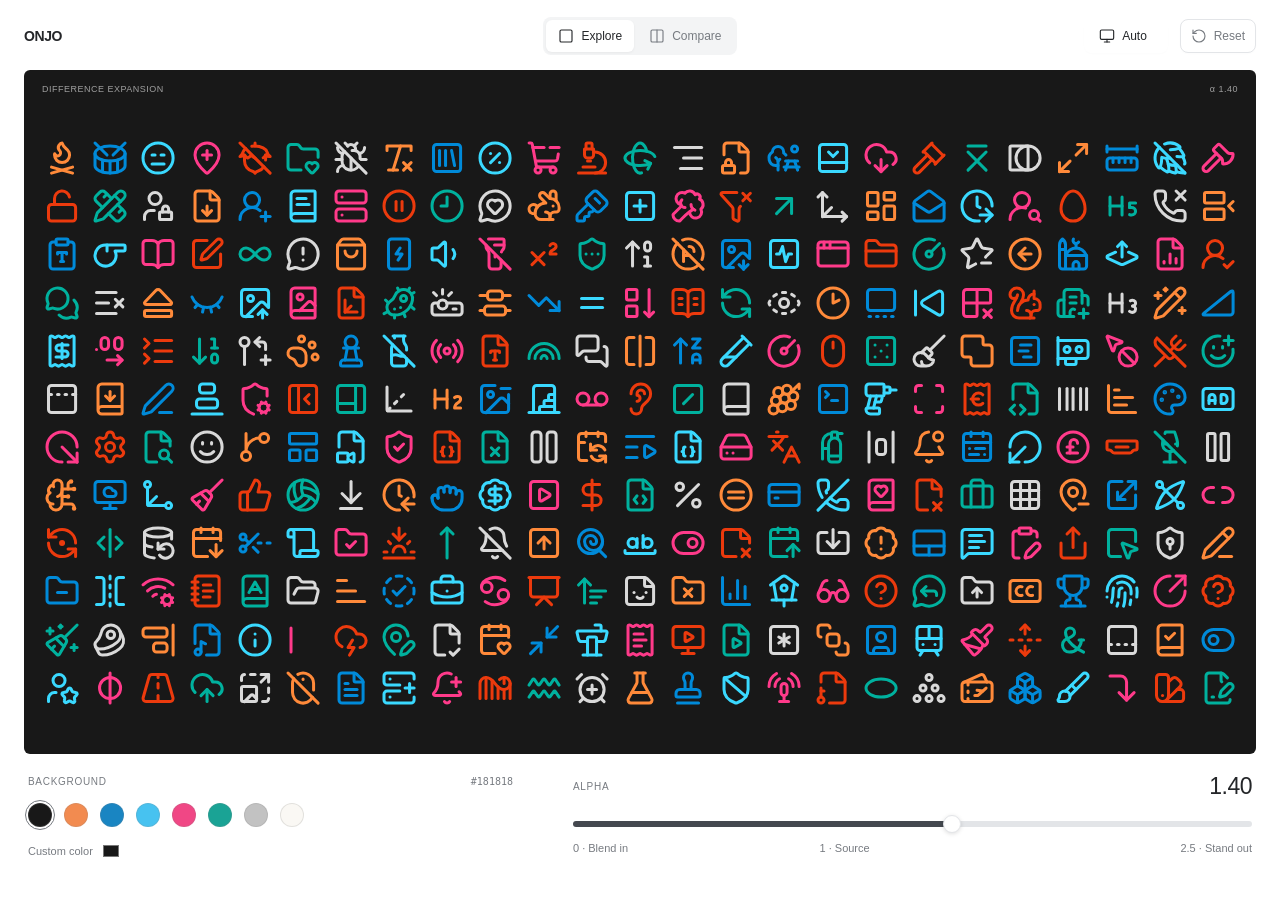
<file: demo/index.html>
<!doctype html>
<html lang="en"><head><meta charset="utf-8"><meta name="viewport" content="width=device-width, initial-scale=1"><link rel="icon" type="image/png" href="avatar.png"><link rel="apple-touch-icon" href="avatar.png"><title>ONJO — A little beyond opacity</title><link rel="stylesheet" href="style.css"></head>
<body>
<main>
<section class="lab" aria-label="Interactive opacity playground"><div class="toolbar"><div class="canvas-title">ONJO</div><div class="segmented"><button id="solo" aria-pressed="true"><svg aria-hidden="true"
  class="ui-icon"
  xmlns="http://www.w3.org/2000/svg"
  width="24"
  height="24"
  viewBox="0 0 24 24"
  fill="none"
  stroke="currentColor"
  stroke-width="2"
  stroke-linecap="round"
  stroke-linejoin="round"
>
  <rect width="18" height="18" x="3" y="3" rx="2" />
</svg>
<span>Explore</span></button><button id="compare" aria-pressed="false"><svg aria-hidden="true"
  class="ui-icon"
  xmlns="http://www.w3.org/2000/svg"
  width="24"
  height="24"
  viewBox="0 0 24 24"
  fill="none"
  stroke="currentColor"
  stroke-width="2"
  stroke-linecap="round"
  stroke-linejoin="round"
>
  <rect width="18" height="18" x="3" y="3" rx="2" />
  <path d="M12 3v18" />
</svg>
<span>Compare</span></button></div><div class="toolbar-actions"><button id="theme" class="quiet theme-button" aria-label="Theme: Auto. Switch to Light" title="Theme: Auto. Click for Light"><svg aria-hidden="true"
  class="ui-icon"
  xmlns="http://www.w3.org/2000/svg"
  width="24"
  height="24"
  viewBox="0 0 24 24"
  fill="none"
  stroke="currentColor"
  stroke-width="2"
  stroke-linecap="round"
  stroke-linejoin="round"
>
  <rect width="20" height="14" x="2" y="3" rx="2" />
  <line x1="8" x2="16" y1="21" y2="21" />
  <line x1="12" x2="12" y1="17" y2="21" />
</svg>
<span id="theme-label">Auto</span></button><button id="reset" class="quiet" aria-label="Reset" title="Reset"><svg aria-hidden="true"
  class="ui-icon"
  xmlns="http://www.w3.org/2000/svg"
  width="24"
  height="24"
  viewBox="0 0 24 24"
  fill="none"
  stroke="currentColor"
  stroke-width="2"
  stroke-linecap="round"
  stroke-linejoin="round"
>
  <path d="M3 12a9 9 0 1 0 9-9 9.75 9.75 0 0 0-6.74 2.74L3 8" />
  <path d="M3 3v5h5" />
</svg>
<span>Reset</span></button></div></div>
<div class="stage" id="stage"><section class="panel baseline" aria-label="Original source colors"><div class="panel-label">ORIGINAL <span>α 1.00</span></div><div class="icons" id="original"></div></section><section class="panel result" aria-label="Adjusted colors"><div class="panel-label"><span id="mode-label">DIFFERENCE EXPANSION</span><span id="panel-alpha">α 1.40</span></div><div class="icons" id="result"></div></section><div class="loading" id="loading">Preparing your canvas…</div></div>
<div class="controls"><div class="background-control"><div class="control-label">BACKGROUND <span id="hex">#181818</span></div><div class="swatches" id="swatches"></div><label class="custom">Custom color <input id="custom" type="color" value="#181818" aria-label="Choose background color"></label></div><div class="alpha-control"><div class="control-label">ALPHA <output id="value">1.40</output></div><input id="alpha" aria-label="Alpha coefficient" type="range" min="0" max="2.5" step="0.025" value="1.4"><div class="scale"><span>0 · Blend in</span><button id="one">1 · Source</button><span>2.5 · Stand out</span></div></div></div></section>
<p id="explanation" hidden aria-live="polite"></p></main><script src="app.js"></script></body></html>
</file>
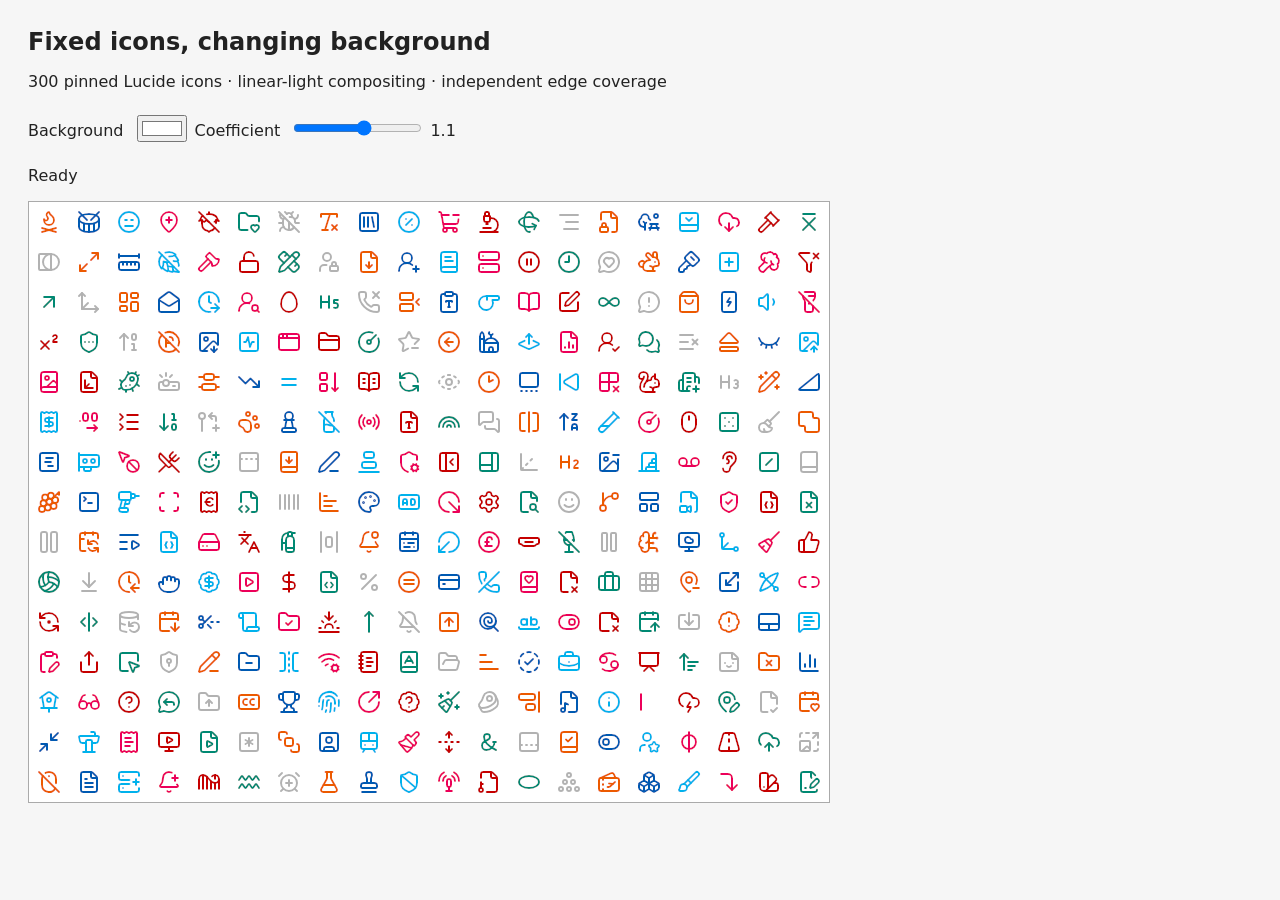
<file: experiments/formal-evaluation/browser.html>
<!doctype html><html lang="en"><meta charset="utf-8"><title>Beyond Opacity — Browser Evaluation</title>
<style>body{font:16px system-ui;margin:28px;background:#f6f6f6;color:#222}h1{font-size:24px}canvas{max-width:100%;height:auto;border:1px solid #aaa}select,input{margin:8px}#status{white-space:pre-wrap}</style>
<h1>Fixed icons, changing background</h1><p>300 pinned Lucide icons · linear-light compositing · independent edge coverage</p>
<label>Background <input id="bg" type="color" value="#ffffff"></label><label>Coefficient <input id="gain" type="range" min="0" max="2" step="0.025" value="1.1"></label><span id="value">1.1</span>
<p id="status">Loading…</p><canvas id="display"></canvas><script src="browser.js"></script></html>
</file>
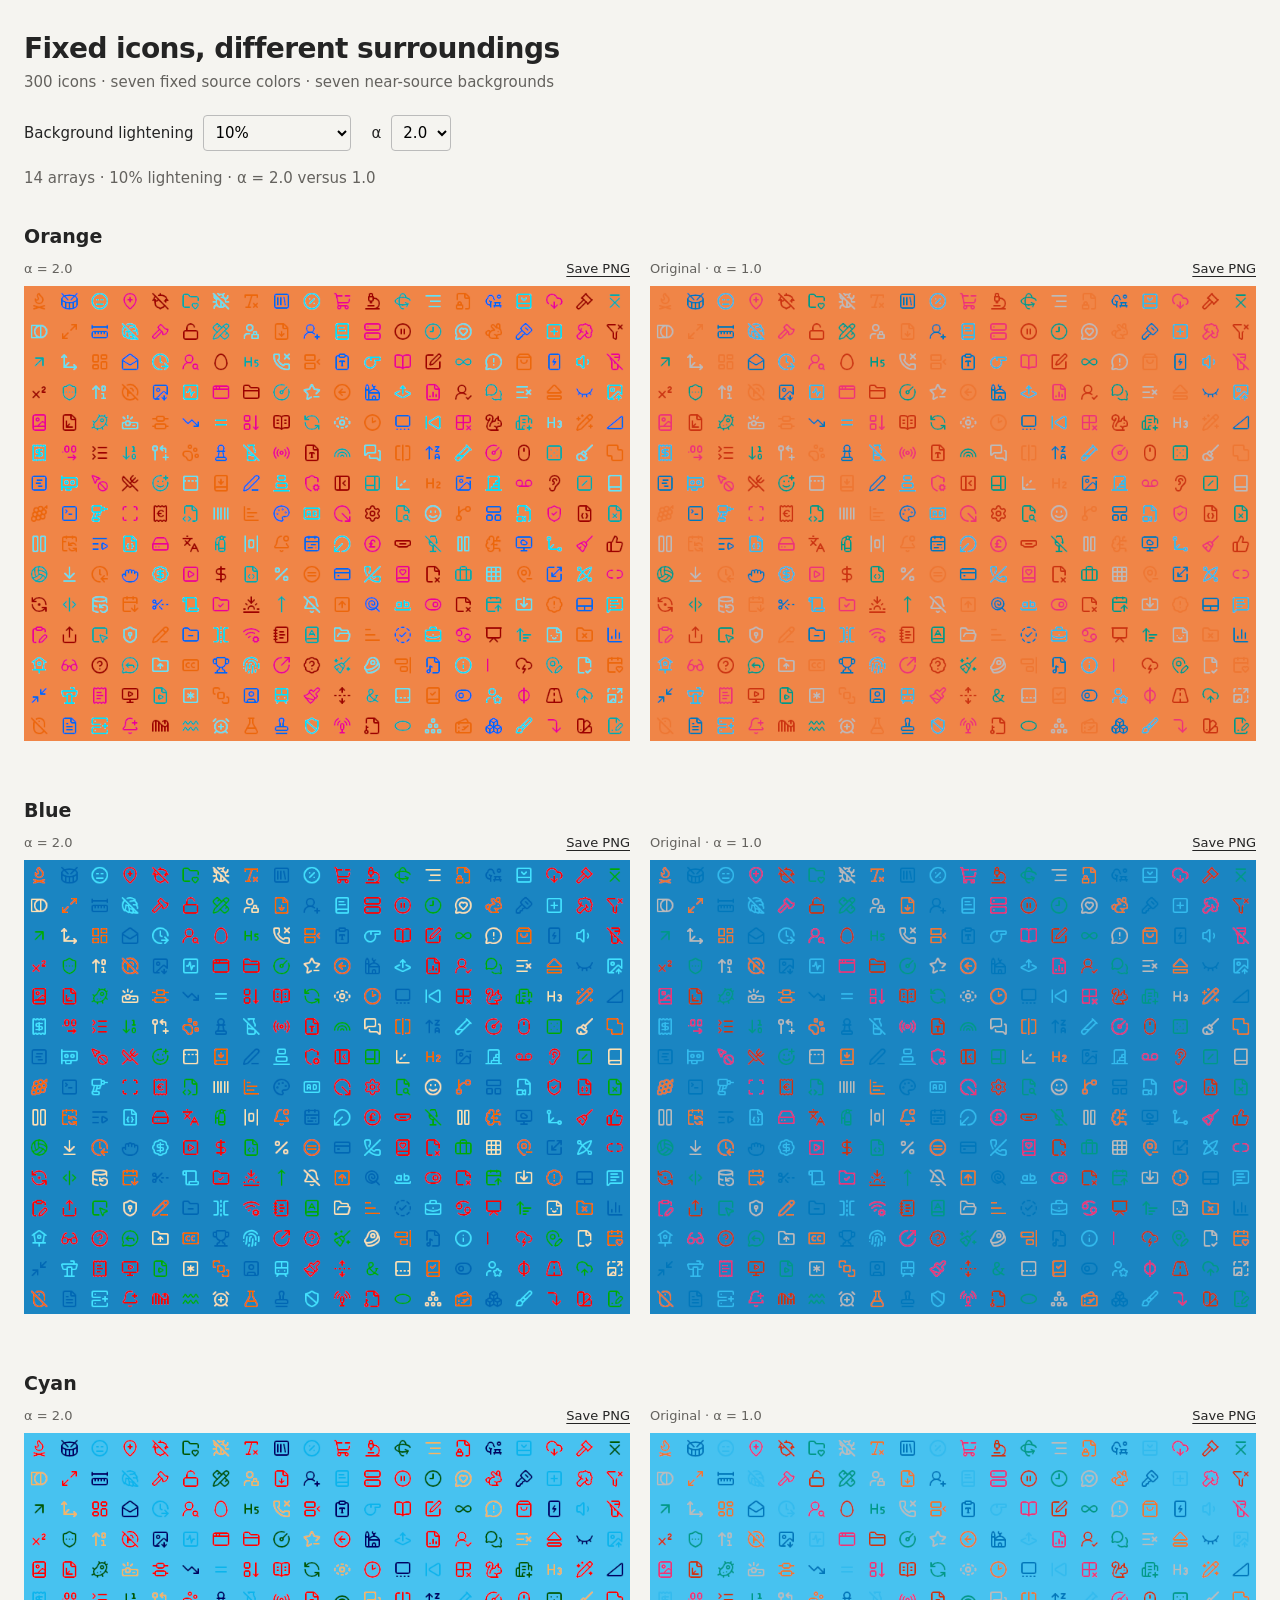
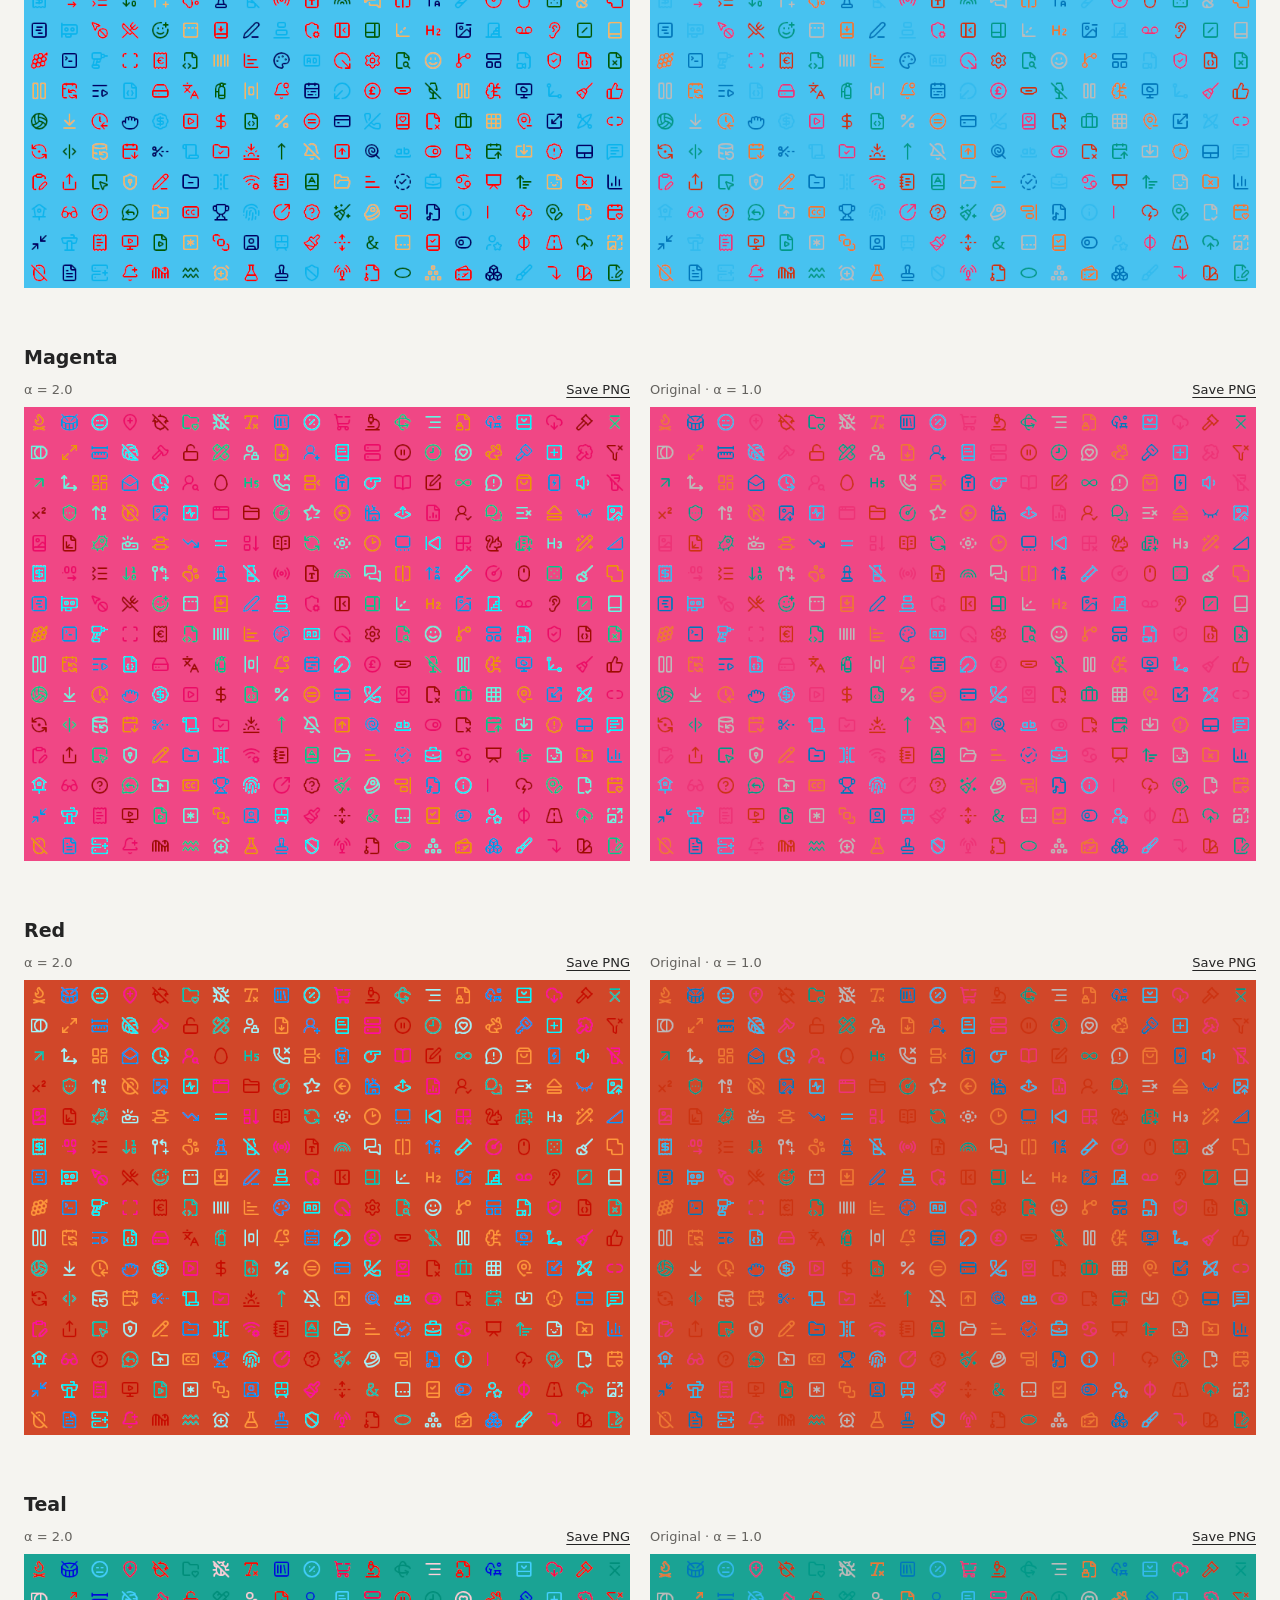
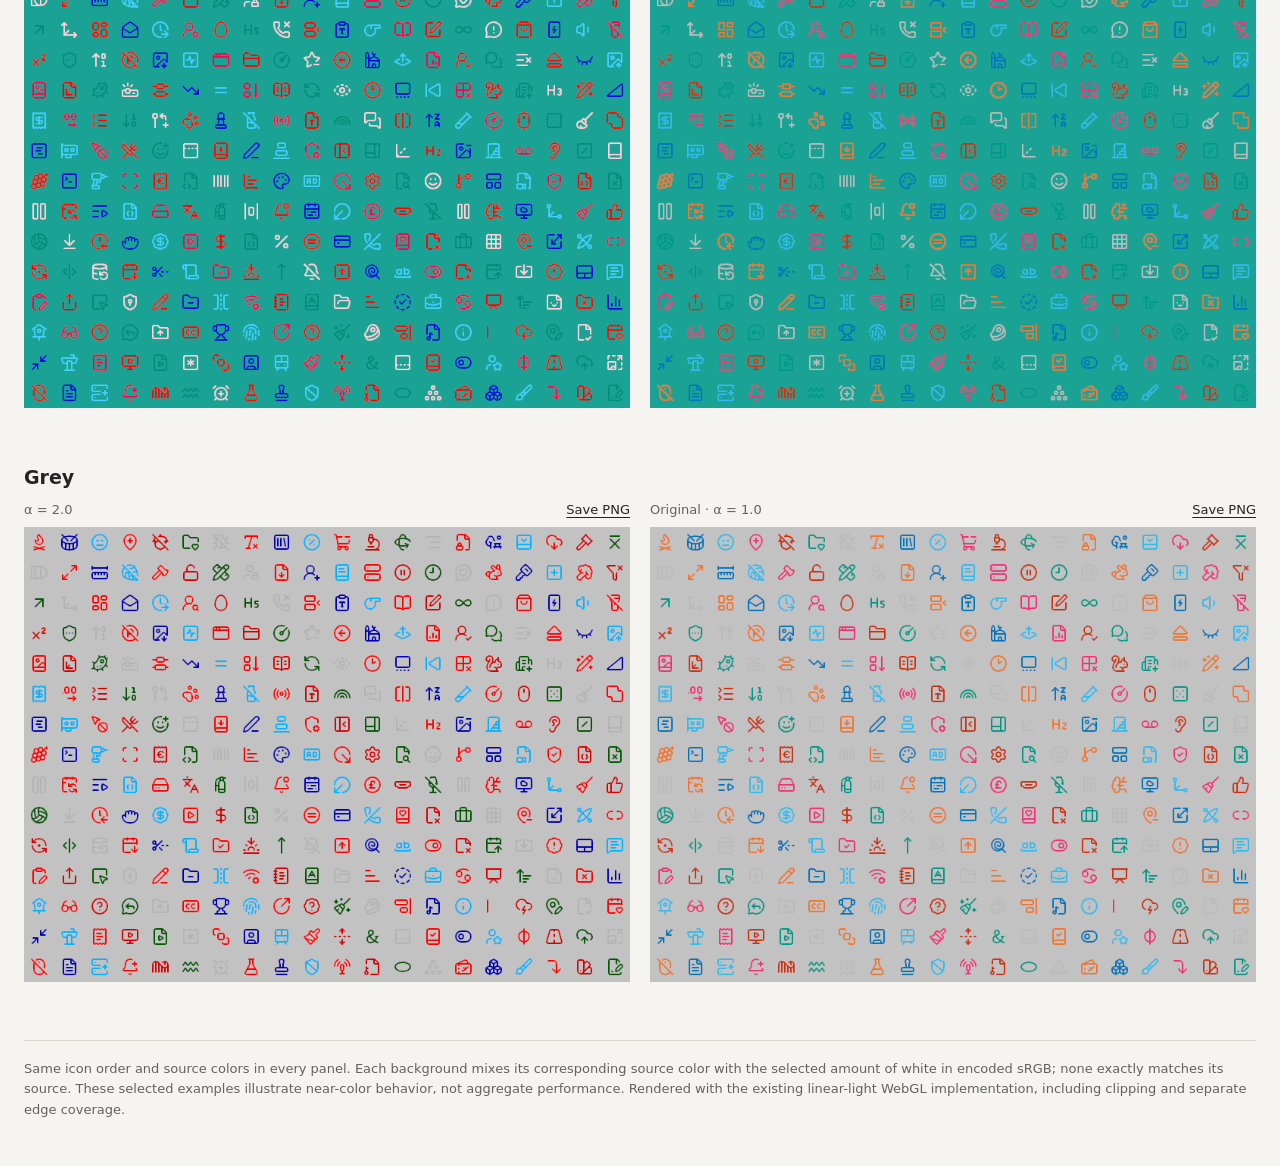
<file: experiments/formal-evaluation/gallery.html>
<!doctype html><html lang="en"><meta charset="utf-8"><meta name="viewport" content="width=device-width,initial-scale=1">
<title>Beyond Opacity — Color Gallery</title>
<style>
*{box-sizing:border-box}body{margin:0;background:#f5f4f0;color:#242424;font:15px system-ui}main{max-width:1680px;margin:auto;padding:32px 24px}h1{font-size:28px;font-weight:600;letter-spacing:-.6px;margin:0 0 8px}.intro{color:#64625e;margin:0 0 24px}#status{color:#64625e}#display,#controls{display:none}.settings{display:flex;flex-wrap:wrap;gap:20px;margin:18px 0}.settings label{display:flex;gap:10px;align-items:center}.settings select{padding:7px;background:transparent;border:1px solid #bbb;border-radius:4px;font:inherit}.set{margin:38px 0 58px}.set h2{font-size:19px;font-weight:600;margin:0 0 14px}.pair{display:grid;grid-template-columns:1fr 1fr;gap:20px}.card{min-width:0}.card header{display:flex;align-items:center;justify-content:space-between;font-size:13px;margin-bottom:10px}.card a{color:inherit;text-underline-offset:3px}.card canvas{display:block;width:100%;height:auto}.card header span{color:#64625e}.note{font-size:13px;color:#64625e;border-top:1px solid #d8d5ce;padding-top:18px;line-height:1.6}@media(max-width:1100px){.pair{grid-template-columns:1fr}.card{margin-bottom:16px}main{padding:24px 18px}}
</style>
<main><h1>Fixed icons, different surroundings</h1><p class="intro">300 icons · seven fixed source colors · seven near-source backgrounds</p><div class="settings"><label>Background lightening <select id="mix"><option value=".06">6%</option><option value=".08">8%</option><option value=".10" selected>10%</option><option value=".12">12%</option><option value=".20">20% · previous</option></select></label> <label>α <select id="strength"><option>1.4</option><option>1.5</option><option>1.6</option><option>1.8</option><option selected>2.0</option><option>2.5</option><option>3.0</option></select></label></div><p id="status">Rendering…</p>
<div id="controls"><input id="bg" value="#ffffff"><input id="gain" value="2.0"><span id="value"></span></div><canvas id="display"></canvas><div id="gallery"></div>
<p class="note">Same icon order and source colors in every panel. Each background mixes its corresponding source color with the selected amount of white in encoded sRGB; none exactly matches its source. These selected examples illustrate near-color behavior, not aggregate performance. Rendered with the existing linear-light WebGL implementation, including clipping and separate edge coverage.</p></main>
<script src="browser.js"></script><script>
async function gallery(){
 while(!window.ready){if(window.loadError)throw Error(window.loadError);await new Promise(r=>setTimeout(r,80));}
 document.querySelector('#gallery').replaceChildren();
 const controls=[document.querySelector('#mix'),document.querySelector('#strength')];controls.forEach(x=>x.disabled=true);
 const mix=Number(controls[0].value),strength=Number(controls[1].value);
 // Mix in encoded sRGB and round to 8-bit; compositing itself uses linear light.
 const scenes=palette.map((hex,i)=>{const channels=rgb(hex).map(v=>Math.round(255*((1-mix)*v+mix)));return [['Orange','Blue','Cyan','Magenta','Red','Teal','Grey'][i],'#'+channels.map(v=>v.toString(16).padStart(2,'0')).join('')];});
 for(const [name,bg] of scenes){
  const set=document.createElement('section');set.className='set';const h=document.createElement('h2');h.textContent=name;set.append(h);const pair=document.createElement('div');pair.className='pair';set.append(pair);document.querySelector('#gallery').append(set);
  for(const a of [strength,1]){
   await showCase(bg,a);const card=document.createElement('div');card.className='card';const header=document.createElement('header');const title=document.createElement('span');title.textContent=a===1?'Original · α = 1.0':'α = '+a.toFixed(1);header.append(title);
   const pic=document.createElement('canvas');pic.width=canvas.width;pic.height=canvas.height;pic.getContext('2d').drawImage(canvas,0,0);pic.setAttribute('role','img');pic.setAttribute('aria-label',`${name} background, 300 icons, alpha ${a}`);
   const link=document.createElement('a');link.href=pic.toDataURL('image/png');link.download=`icons-${name.toLowerCase()}-alpha-${a.toFixed(1)}.png`;link.textContent='Save PNG';header.append(link);card.append(header,pic);pair.append(card);
  }
 }
 document.querySelector('#status').textContent=`14 arrays · ${Math.round(mix*100)}% lightening · α = ${strength.toFixed(1)} versus 1.0`;controls.forEach(x=>x.disabled=false);window.galleryReady=true;
}
const refresh=()=>gallery().catch(e=>document.querySelector('#status').textContent=e.message);
 document.querySelector('#mix').onchange=refresh;document.querySelector('#strength').onchange=refresh;refresh();
</script></html>
</file>
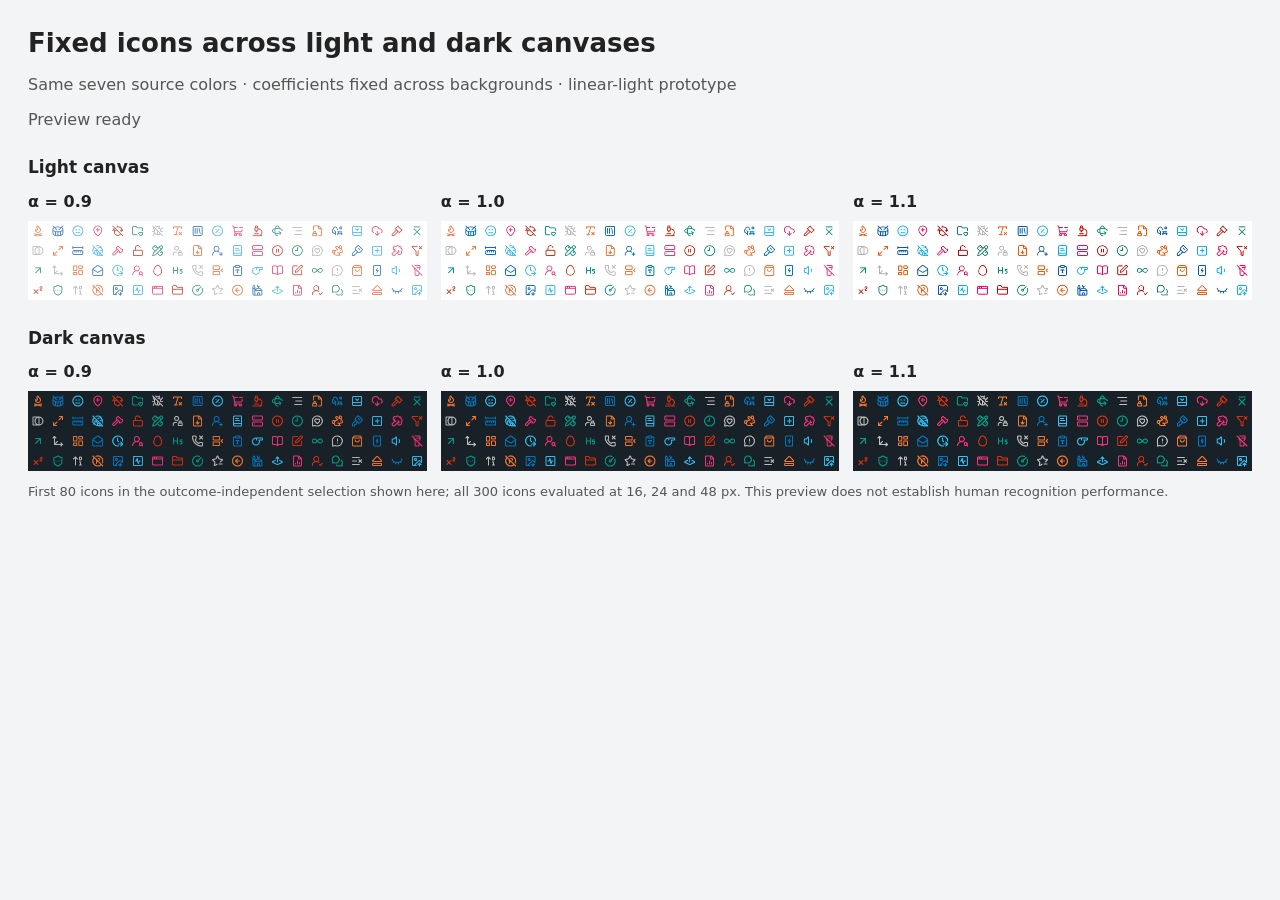
<file: experiments/formal-evaluation/preview.html>
<!doctype html><html lang="en"><meta charset="utf-8"><title>Beyond Opacity — Fixed Icons</title>
<style>body{font:16px system-ui;margin:28px;color:#222;background:#f3f4f5}h1{font-size:26px}h2{font-size:17px;margin-top:28px}main{display:grid;grid-template-columns:repeat(3,1fr);gap:14px}section{min-width:0}section canvas{width:100%;height:auto;display:block}p{color:#555}#display,#controls{display:none}header{display:flex;justify-content:space-between;font-weight:600;margin-bottom:10px}.note{font-size:13px}</style>
<h1>Fixed icons across light and dark canvases</h1><p>Same seven source colors · coefficients fixed across backgrounds · linear-light prototype</p>
<div id="controls"><input id="bg" value="#ffffff"><input id="gain" value="1.1"><span id="value"></span></div><p id="status">Loading…</p><canvas id="display"></canvas><div id="comparisons"></div>
<p class="note">First 80 icons in the outcome-independent selection shown here; all 300 icons evaluated at 16, 24 and 48 px. This preview does not establish human recognition performance.</p>
<script src="browser.js"></script><script>
async function build(){while(!window.ready){if(window.loadError)throw Error(loadError);await new Promise(r=>setTimeout(r,100));}
for(const bg of ['#FFFFFF','#182028']){const h=document.createElement('h2');h.textContent=bg==='\x23FFFFFF'?'Light canvas':'Dark canvas';document.querySelector('#comparisons').append(h);const row=document.createElement('main');document.querySelector('#comparisons').append(row);
for(const a of [.9,1,1.1]){await showCase(bg,a);const section=document.createElement('section'),label=document.createElement('header');label.textContent='α = '+a.toFixed(1);section.append(label);const pic=document.createElement('canvas');pic.width=canvas.width;pic.height=160;pic.getContext('2d').drawImage(canvas,0,0,canvas.width,160,0,0,canvas.width,160);section.append(pic);row.append(section);}}
document.querySelector('#status').textContent='Preview ready';window.previewReady=true;}
build().catch(e=>document.querySelector('#status').textContent=e.stack);
</script></html>
</file>
<file: demo/style.css>
:root{color-scheme:light;--page:#fff;--text:#242629;--muted:#777b81;--soft:#f3f4f5;--active:#fff;--line:#e3e5e8;--accent:#44484f}
:root[data-theme=dark]{color-scheme:dark;--page:#18191b;--text:#e4e5e7;--muted:#a5a8ae;--soft:#242629;--active:#3a3d42;--line:#41444a;--accent:#b9bdc5}
*{box-sizing:border-box}body{margin:0;background:var(--page);color:var(--text);font:13px -apple-system,BlinkMacSystemFont,"Segoe UI",sans-serif}button,input,select{font:inherit}button{cursor:pointer}main{width:100%;margin:auto;padding:14px 24px}.toolbar{display:grid;grid-template-columns:1fr auto 1fr;align-items:center;height:44px;margin-bottom:12px}.canvas-title{font-size:14px;font-weight:650;letter-spacing:-.4px}.segmented{display:flex;gap:3px;background:var(--soft);padding:3px;border-radius:8px}.segmented button,.quiet{display:flex;align-items:center;justify-content:center;gap:7px;border:0;background:none;color:var(--muted);padding:7px 12px;border-radius:6px;font-size:12px;min-height:32px}.segmented button[aria-pressed=true]{background:var(--active);color:var(--text);box-shadow:0 1px 3px #0000000d}.quiet:hover,.theme-control:hover{background:var(--soft);color:var(--text)}.ui-icon{width:16px;height:16px;flex-shrink:0}.toolbar-actions{display:flex;justify-content:flex-end;align-items:center;gap:12px}.theme-control{display:flex;align-items:center;gap:4px;padding-left:8px;border-radius:6px;color:var(--muted)}#theme{border:0;background:transparent;color:inherit;padding:7px 4px;font-size:12px;cursor:pointer}#theme option{background:var(--page);color:var(--text)}
.stage{display:flex;position:relative;background:#181818;border-radius:6px;overflow:hidden;height:calc(100svh - 216px);min-height:350px}.panel{flex:1;min-width:0;min-height:0;padding:14px;display:flex;flex-direction:column}.baseline{display:none;border-right:1px solid #88888835}.comparing .baseline{display:flex}.panel-label{display:flex;justify-content:space-between;font-size:9px;letter-spacing:.5px;margin:0 4px 12px;flex-shrink:0}.icons{display:grid;flex:1;min-height:0;align-items:center;justify-items:center;align-content:center;justify-content:center}.icons svg{width:75%;height:75%;stroke-width:2}.loading{position:absolute;inset:0;display:grid;place-content:center;background:#181818;color:#777}
.controls{display:grid;grid-template-columns:1fr 1.4fr;gap:60px;padding:22px 4px 12px}.control-label{display:flex;align-items:center;justify-content:space-between;font-size:10px;letter-spacing:.7px;color:var(--muted);margin-bottom:16px}#hex{font-family:monospace;letter-spacing:0}.swatches{display:flex;gap:12px}.swatch{width:24px;height:24px;border-radius:50%;border:1px solid #88888835;position:relative}.swatch[aria-pressed=true]:after{content:'';position:absolute;inset:-4px;border:1px solid var(--muted);border-radius:50%}.custom{display:flex;align-items:center;gap:8px;font-size:11px;color:var(--muted);margin-top:14px;width:max-content;cursor:pointer}.custom input{width:20px;height:20px;padding:0;border:0;background:none;cursor:pointer}output{font-size:23px;line-height:20px;color:var(--text);letter-spacing:-.5px;font-variant-numeric:tabular-nums}
input[type=range]{appearance:none;-webkit-appearance:none;width:100%;margin:9px 0 15px;cursor:ew-resize;height:6px;border-radius:10px;background:linear-gradient(to right,var(--accent) var(--fill,56%),var(--line) var(--fill,56%));outline-offset:8px}input[type=range]::-webkit-slider-thumb{appearance:none;-webkit-appearance:none;width:18px;height:18px;border-radius:50%;background:var(--active);border:1px solid var(--line);box-shadow:0 1px 4px #0002}input[type=range]::-moz-range-thumb{width:18px;height:18px;border-radius:50%;background:var(--active);border:1px solid var(--line);box-shadow:0 1px 4px #0002}.scale{display:flex;justify-content:space-between;position:relative;font-size:11px;color:var(--muted)}.scale button{position:absolute;left:40%;transform:translateX(-50%);border:0;background:none;padding:0;font-size:11px;color:var(--muted)}.scale>span:last-child{margin-left:auto}button:focus-visible,input:focus-visible,select:focus-visible{outline:2px solid var(--muted);outline-offset:4px}
@media(max-width:850px){main{padding:10px 14px}.controls{gap:28px}.stage.comparing{flex-direction:column}.comparing .baseline{border-right:0;border-bottom:1px solid #88888835}.stage{height:calc(100svh - 208px)}}@media(max-width:560px){main{padding:8px}.panel{padding:10px 5px}.controls{grid-template-columns:1fr;gap:24px;padding:22px 10px}.swatches{gap:14px}.toolbar{gap:5px}.toolbar-actions{gap:3px}.segmented button{padding:7px 8px;gap:5px}.quiet{padding:7px}.theme-control{padding-left:4px}.theme-control>.ui-icon{display:none}.stage{height:calc(100svh - 320px);min-height:300px}.canvas-title{font-size:12px}.quiet{font-size:0;gap:0}}

/* Shared compact controls, using the pinned Lucide icon set. */
.toolbar-actions .quiet{height:34px;padding:7px 10px;border:1px solid var(--line);background:var(--page);border-radius:8px;color:var(--muted);box-shadow:0 1px 2px #00000004;transition:background .14s,color .14s,box-shadow .14s,transform .1s}
.toolbar-actions .quiet:hover{background:var(--soft);color:var(--text);box-shadow:0 2px 5px #00000009}
.toolbar-actions .quiet:active{transform:translateY(1px);box-shadow:none}
.theme-button{min-width:84px}.theme-button span{min-width:30px;text-align:left}
.ui-icon{stroke-width:1.7}
.segmented button{transition:background .14s,color .14s,box-shadow .14s}.segmented button:hover{color:var(--text)}
@media(max-width:560px){.toolbar-actions .quiet{padding:7px}.toolbar-actions #reset span{display:none}.toolbar-actions .theme-button{min-width:72px;font-size:12px;gap:5px}}
@media(prefers-reduced-motion:reduce){.toolbar-actions .quiet,.segmented button{transition:none}}
</file>
